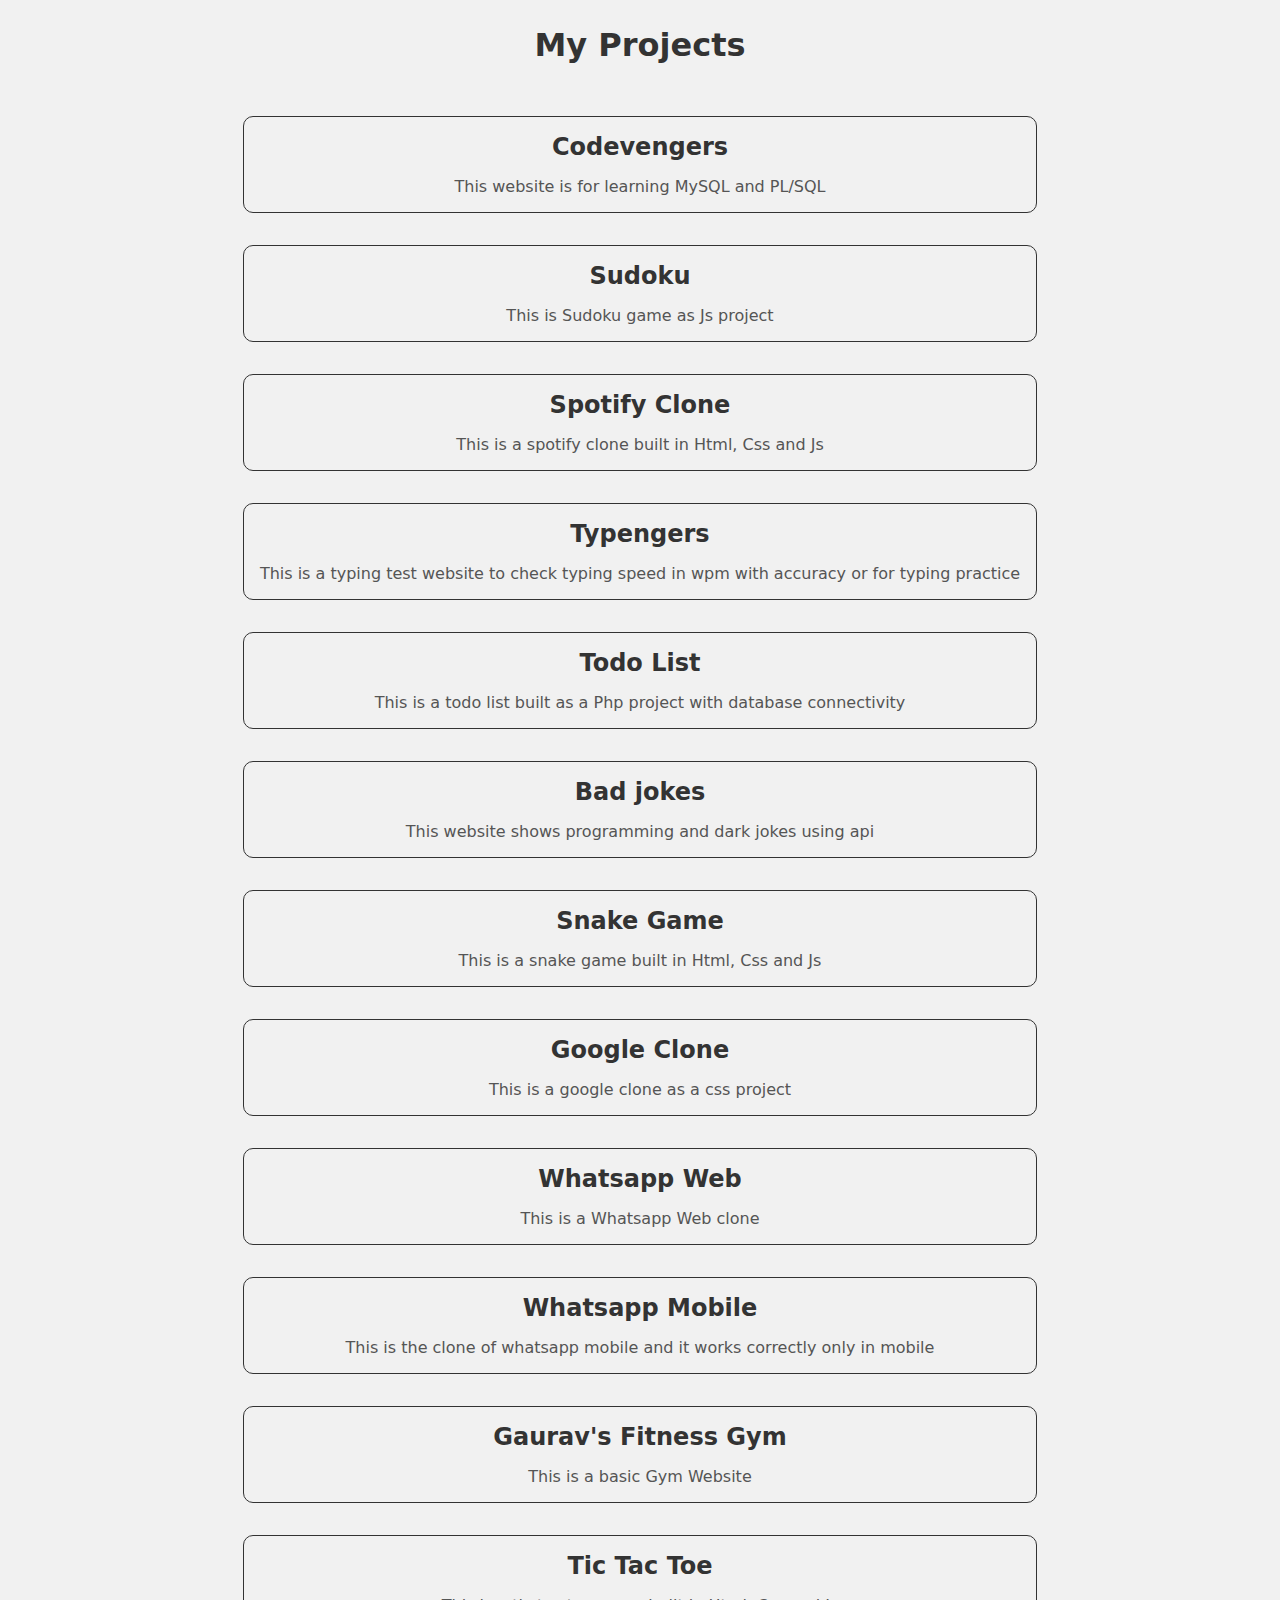
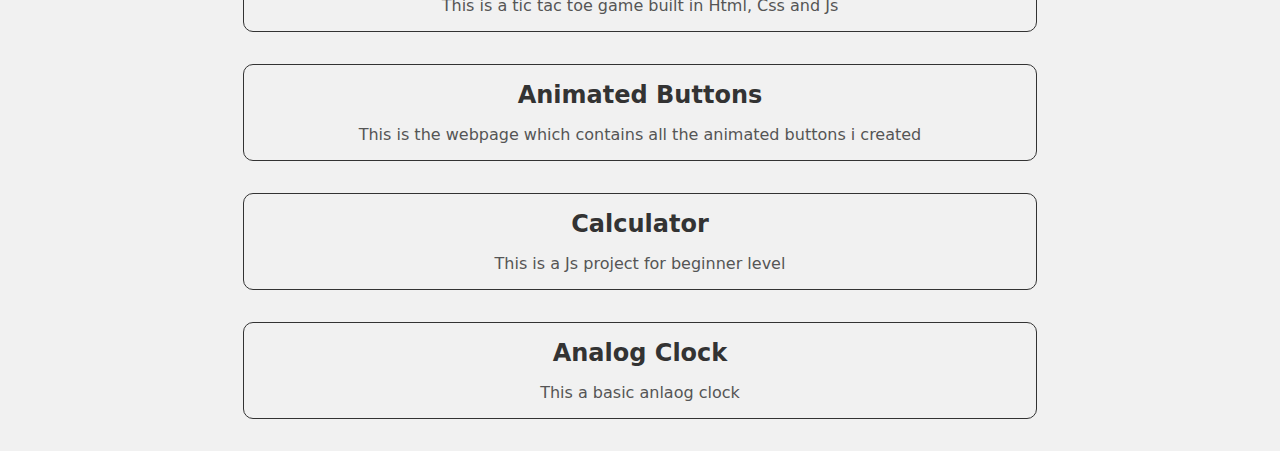
<file: projects.html>
<!DOCTYPE html>
<html lang="en">
  <head>
    <meta charset="UTF-8" />
    <meta name="viewport" content="width=device-width, initial-scale=1.0" />
    <link rel="stylesheet" href="projects.css">
    <title>My Projects - BitwiseGaurav</title>
  </head>
  <body>
    <header>
      <h1>My Projects</h1>
    </header>
    <main>
      <ol>
          <li>
            <a href="https://bitwisegaurav.github.io/codevengers">
              <span class="name">Codevengers</span>
              <span class="description"
                >This website is for learning MySQL and PL/SQL</span
              >
            </a>
          </li>
          <li>
            <a href="https://bitwisegaurav.github.io/sudoku">
              <span class="name">Sudoku</span>
              <span class="description">This is Sudoku game as Js project</span>
            </a>
          </li>
          <li>
            <a href="https://bitwisegaurav.github.io/spotify1">
              <span class="name">Spotify Clone</span>
              <span class="description"
                >This is a spotify clone built in Html, Css and Js</span
              >
            </a>
          </li>
          <li>
            <a href="https://bitwisegaurav.github.io/typengers">
              <span class="name">Typengers</span>
              <span class="description"
                >This is a typing test website to check typing speed in wpm with accuracy or for typing practice</span
              >
            </a>
          </li>
          <li>
            <a href="http://gauravmishra2401.infinityfreeapp.com">
              <span class="name">Todo List</span>
              <span class="description"
                >This is a todo list built as a Php project with database connectivity</span
              >
            </a>
          </li>
          <li>
            <a href="https://bitwisegaurav.github.io/badjokes">
              <span class="name">Bad jokes</span>
              <span class="description"
                >This website shows programming and dark jokes using
                api</span
              >
            </a>
          </li>
          <li>
            <a href="https://bitwisegaurav.github.io/snakegame">
              <span class="name">Snake Game</span>
              <span class="description"
                >This is a snake game built in Html, Css and Js</span
              >
            </a>
          </li>
          <li>
            <a href="https://bitwisegaurav.github.io/googleclone">
              <span class="name">Google Clone</span>
              <span class="description"
                >This is a google clone as a css project</span
              >
            </a>
          </li>
          <li>
            <a href="https://bitwisegaurav.github.io/whatsappweb">
              <span class="name">Whatsapp Web</span>
              <span class="description">This is a Whatsapp Web clone</span>
            </a>
          </li>
          <li>
            <a href="https://bitwisegaurav.github.io/whatsappmobile">
              <span class="name">Whatsapp Mobile</span>
              <span class="description"
                >This is the clone of whatsapp mobile and it works correctly only in mobile</span
              >
            </a>
          </li>
          <li>
            <a href="https://bitwisegaurav.github.io/gymwebsite">
              <span class="name">Gaurav's Fitness Gym</span>
              <span class="description"
                >This is a basic Gym Website
              </span>
            </a>
          </li>
          <li>
            <a href="https://bitwisegaurav.github.io/tictactoe">
              <span class="name">Tic Tac Toe</span>
              <span class="description"
                >This is a tic tac toe game built in Html, Css and Js
              </span>
            </a>
          </li>
          <li>
          <li>
            <a href="https://bitwisegaurav.github.io/animatedbuttons">
              <span class="name">Animated Buttons</span>
              <span class="description"
                >This is the webpage which contains all the animated buttons i
                created</span
              >
            </a>
          </li>
       
        <li>
          <a href="https://bitwisegaurav.github.io/calculator1">
            <span class="name">Calculator</span>
            <span class="description"
              >This is a Js project for beginner level</span
            >
          </a>
        </li>
        
        <li>
          <a href="https://bitwisegaurav.github.io/analogclock">
            <span class="name">Analog Clock</span>
            <span class="description">This a basic anlaog clock</span>
          </a>
        </li>
      </ol>
    </main>
  </body>
</html>
</file>
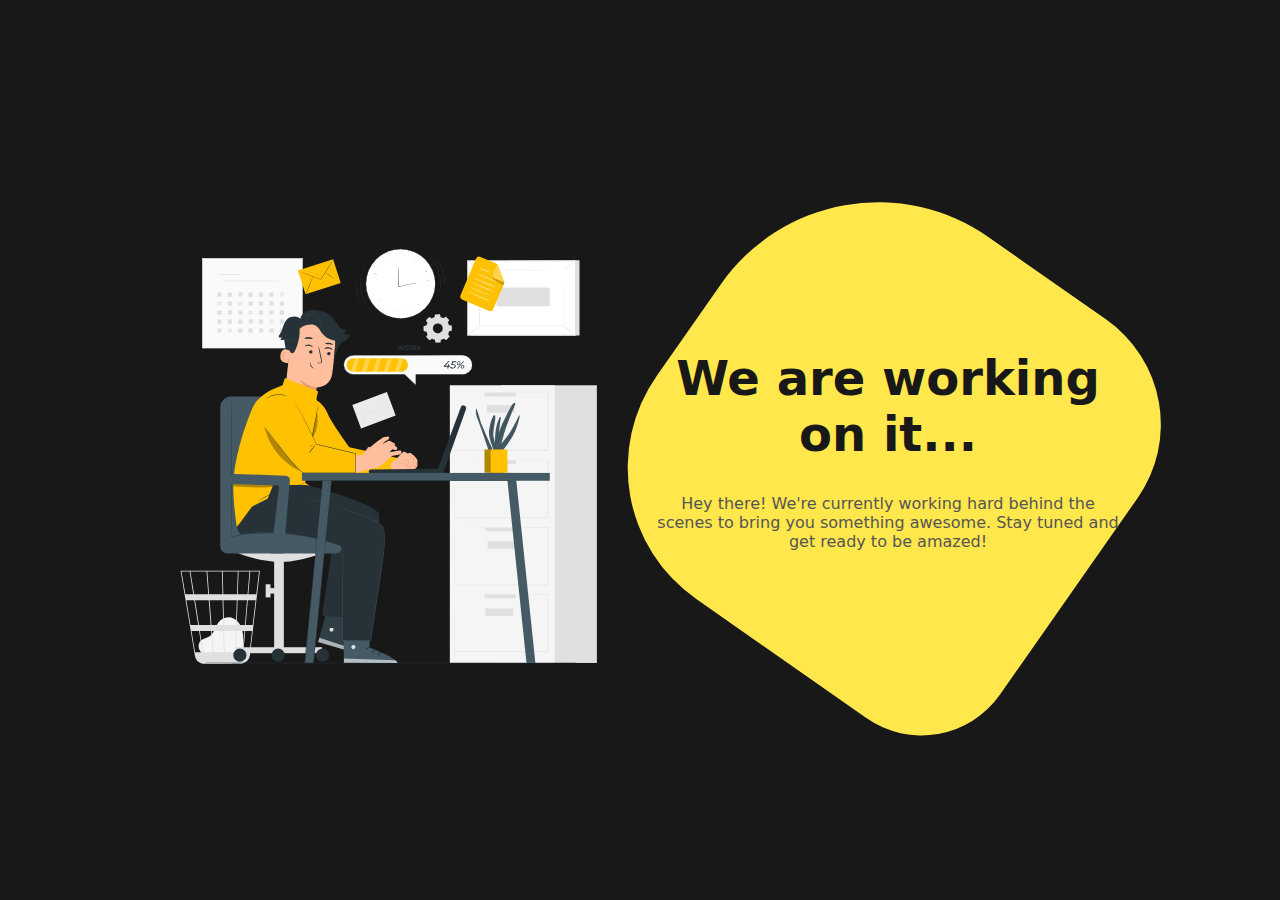
<file: working.html>
<!DOCTYPE html>
<html lang="en">
<head>
    <meta charset="UTF-8">
    <meta name="viewport" content="width=device-width, initial-scale=1.0">
    <link rel="stylesheet" href="working.css">
    <title>Working On It - BitwiseGaurav</title>
</head>
<body>
    <main>
        <div class="image">
            <img src="images/working.svg" alt="Working">
        </div>
        <div class="content">
            <h1>We are working on it...</h1>
            <p>Hey there! We're currently working hard behind the scenes to bring you something awesome. Stay tuned and get ready to be amazed!</p>
        </div>
    </main>
</body>
</html>
</file>
<file: projects.css>
* {
  margin: 0;
  padding: 0;
  box-sizing: border-box;
  /* font-family: "Segoe UI", Tahoma, Geneva, Verdana, sans-serif; */
  font-family: system-ui, -apple-system, BlinkMacSystemFont, 'Segoe UI', Roboto, Oxygen, Ubuntu, Cantarell, 'Open Sans', 'Helvetica Neue', sans-serif;
}
body {
  background-color: #f1f1f1;
  color: #333;
}
header {
  display: flex;
  justify-content: center;
  align-items: center;
  height: 10vh;
  width: 100vw;
  margin-bottom: 1rem;
}
h1 {
  font-size: 2rem;
  font-weight: 800;
}
main {
  display: flex;
  flex-wrap: wrap;
  justify-content: center;
  align-items: center;
  width: 100vw;
}
li {
  margin-bottom: 2rem;
  text-align: start;
  list-style: none;
}
a {
  display: flex;
  flex-direction: column;
  justify-content: center;
  align-items: center;
  text-decoration: none;
  margin: 10px;
  padding: 1rem;

  border-radius: 10px;
  transition: background-color 0.1s linear;
  gap: 1rem;
  color: #333;
  border: 1px solid #333;
}
a:hover {
  background-color: #333;
  color: #eee;
}
.name {
  font-size: 1.5rem;
  font-weight: 600;
}
.description {
  font-size: 1rem;
  font-weight: 400;
  text-align: center;
  color: #555;
}
a:hover .description {
    color: #ccc;
}
</file>
<file: working.css>
* {
  margin: 0;
  padding: 0;
  box-sizing: border-box;
  font-family: system-ui, -apple-system, BlinkMacSystemFont, "Segoe UI", Roboto, Oxygen, Ubuntu, Cantarell, "Open Sans", "Helvetica Neue", sans-serif;
}

body {
  height: 100vh;
  width: 100%;
  padding: 3rem 12.5%;
  display: grid;
  place-items: center;
  background-color: #181818;
  overflow: hidden;
}
body main {
  width: 100%;
  display: flex;
  align-items: flex-start;
  justify-content: center;
  gap: 2rem;
}
body main .image {
  width: 100%;
  height: 100%;
  display: flex;
}
body main .image img {
  max-width: 100%;
  max-height: 65vh;
  aspect-ratio: 1/1;
}
body main .content {
  position: relative;
  max-width: 40rem;
  width: 100%;
  aspect-ratio: 1/1;
  display: flex;
  flex-direction: column;
  justify-content: center;
  align-items: center;
  gap: 2rem;
}
body main .content h1 {
  color: #181818;
  text-align: center;
  font-size: 3rem;
}
body main .content p {
  text-align: center;
  color: #555;
  font-size: 1rem;
}
body main .content::after {
  content: "";
  position: absolute;
  bottom: 0;
  right: 0;
  width: 100%;
  aspect-ratio: 1/1;
  transform: rotate(-55deg);
  border-radius: 10rem 12rem 8rem 6rem;
  background-color: #FFE74C;
  z-index: -1;
}

@media screen and (max-width: 1200px) {
  .content h1 {
    font-size: 2rem !important;
  }
  .content p {
    font-size: 10px !important;
  }
}
@media screen and (max-width: 900px) {
  body {
    padding: 1rem 5%;
  }
  body main {
    flex-direction: column;
    gap: 4rem;
  }
  body main .image {
    justify-content: center;
  }
  body main .content {
    height: -moz-max-content;
    height: max-content;
    aspect-ratio: unset;
    padding-top: 2rem;
  }
  body main .content h1 {
    font-size: 2rem !important;
  }
  body main .content p {
    width: 50vw;
    font-size: 10px !important;
  }
  body main .content::after {
    transform: rotate(-55deg) translate(-65%, 50%);
  }
}
@media screen and (max-width: 675px) {
  body main .content {
    gap: 20px;
  }
  body main .content h1 {
    font-size: 1.5rem !important;
  }
  body main .content p {
    font-size: 10px !important;
  }
  body main .content::after {
    bottom: 100% !important;
  }
}
@media screen and (max-width: 400px) {
  body main .content {
    gap: 10px;
  }
  body main .content h1 {
    font-size: 20px !important;
  }
  body main .content p {
    font-size: 8px !important;
  }
  body main .content::after {
    bottom: 100% !important;
  }
}/*# sourceMappingURL=working.css.map */
</file>
